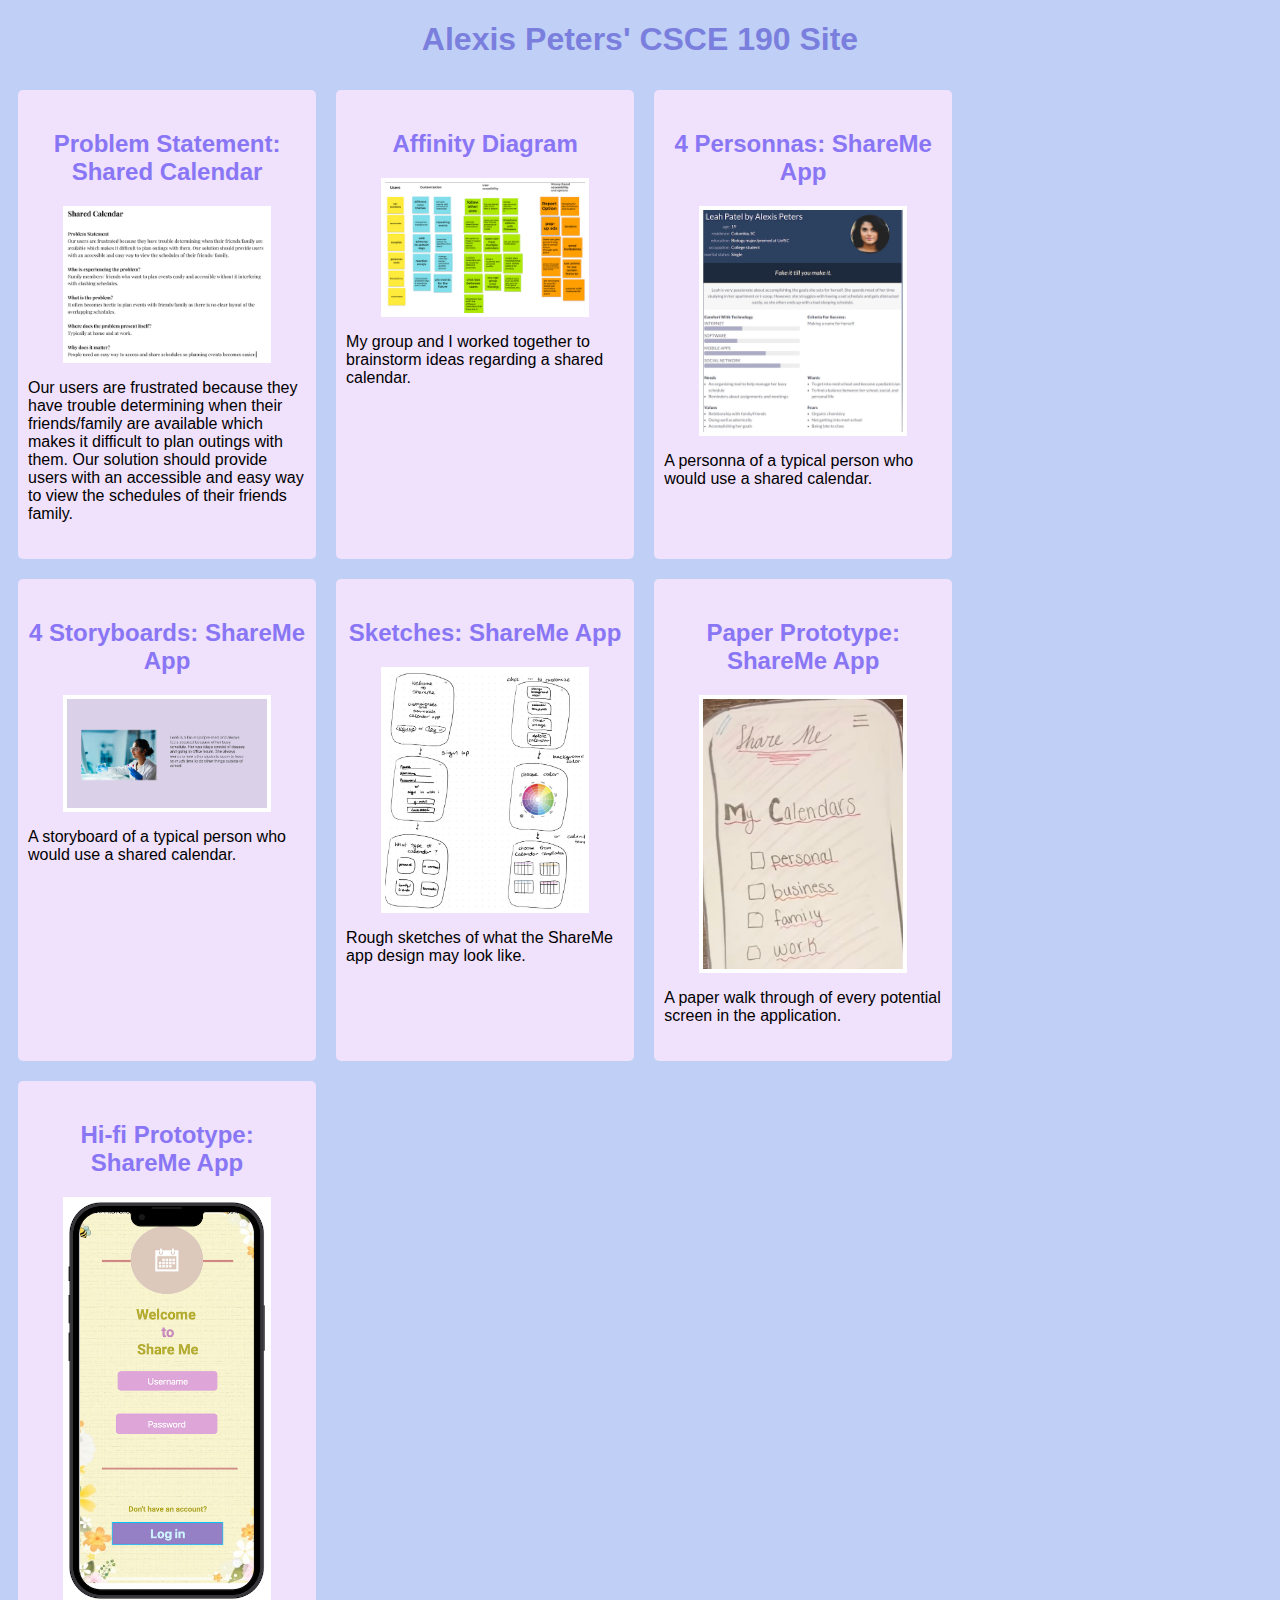
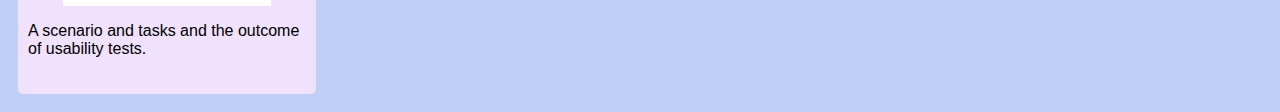
<file: index.html>
<!DOCTYPE html>
<html>
<head>
    <title>CSCE 190: Alexis Peters</title>
    <link rel="stylesheet" href="styles.css">
</head>
<body>
    <h1>Alexis Peters' CSCE 190 Site</h1>

     <div class="assignments">
        <!--Problem Statement Assignment-->
        <section class="assignment">
            <a href="files/problem-statement.pdf">
                <h2>Problem Statement: Shared Calendar</h2>
            </a>
            <a href="files/problem-statement.pdf">
                <img src="images/problem-statement.png">
            </a>
            <p>
                Our users are frustrated because they have trouble determining when their friends/family are available which makes it difficult to plan outings with them. Our solution should provide users with an accessible and easy way to view the schedules of their friends family. 
            </p>
        </section>
        <!--Assignment Diagram-->
        <section class="assignment">
            <a href="files/affinity-diagram.pdf"><h2>Affinity Diagram</h2></a>
            <a href="files/affinity-diagram.pdf"><img src="images/affinity-diagram.png"></a>
                <p> 
                    My group and I worked together to brainstorm ideas regarding a shared calendar.
                </p>
        </section>
        <!--Personna Assignment-->
        <section class="assignment">
            <a href="files/personnas.pdf"><h2>4 Personnas: ShareMe App</h2></a>
            <a href="files/personnas.pdf"><img src="images/personnas.png"></a>
                <p>
                    A personna of a typical person who would use a shared calendar. 
                </p>
        </section>

        <!--Storyboard Assignment-->
        <section class="assignment">
            <a href="files/storyboard.pdf"><h2> 4 Storyboards: ShareMe App</h2></a>
            <a href="files/storyboard.pdf"><img src="images/storyboard.png"></a>
                <p>
                    A storyboard of a typical person who would use a shared calendar. 
                </p>
        </section>
        <!--Sketches Assignment-->
        <section class="assignment">
            <a href="files/sketches.pdf"><h2>Sketches: ShareMe App</h2></a>
            <a href="files/sketches.pdf"><img src="images/sketches.png"></a>
                <p>
                    Rough sketches of what the ShareMe app design may look like.
                </p>
        </section>
        <!--Paper Prototype-->
        <section class="assignment">
            <a href="https://www.youtube.com/watch?v=h8qAg4y_p64&t=16s"><h2>Paper Prototype: ShareMe App</h2></a>
            <a href="https://www.youtube.com/watch?v=h8qAg4y_p64&t=16s">
                <img src="images/paper-prototype.png"></a>
                <p>
                    A paper walk through of every potential screen in the application.
                </p>
        </section>
         <!--Hi-fi Prototype Assignment--->
         <section class="assignment">
            <a href="files/low-fi-prototype/src/index.html"><h2>Hi-fi Prototype: ShareMe App</h2></a>
            <a href="files/low-fi-prototype/src/index.html">
                <img src="images/low-fi-prototype.png"></a>
                <p>
                    A scenario and tasks and the outcome of usability tests.
                </p>
        </section>
    </div>

</body>
</html>
</file>
<file: styles.css>
body
{
background: #C0CFF5;
font-family:Arial, Helvetica, sans-serif;
}

.assignments{
    display:flex;
    flex-wrap:wrap;
}

.assignment{
    width:22%;
    padding:10px;
    margin:10px;
    padding:20px 10px;
    background: #F0E1FC;
    border-radius:5px;
}

.assignment img
{ 
    width:200px;
    margin: 10px;
    border: 4px solid #FFF;
    display:block;
    margin:auto;
}
.assignment img:hover{
    border:4px solid #F0E1FC;
}
h1
{
color: #7A7FDE;
text-align:center;
}
h1:hover{
    color: #FFF;
}

h2{
    text-align:center;
}

a{
    text-decoration:none;
    color: #8976F5;
}

a:hover{
    color: #FFF;
}
</file>
